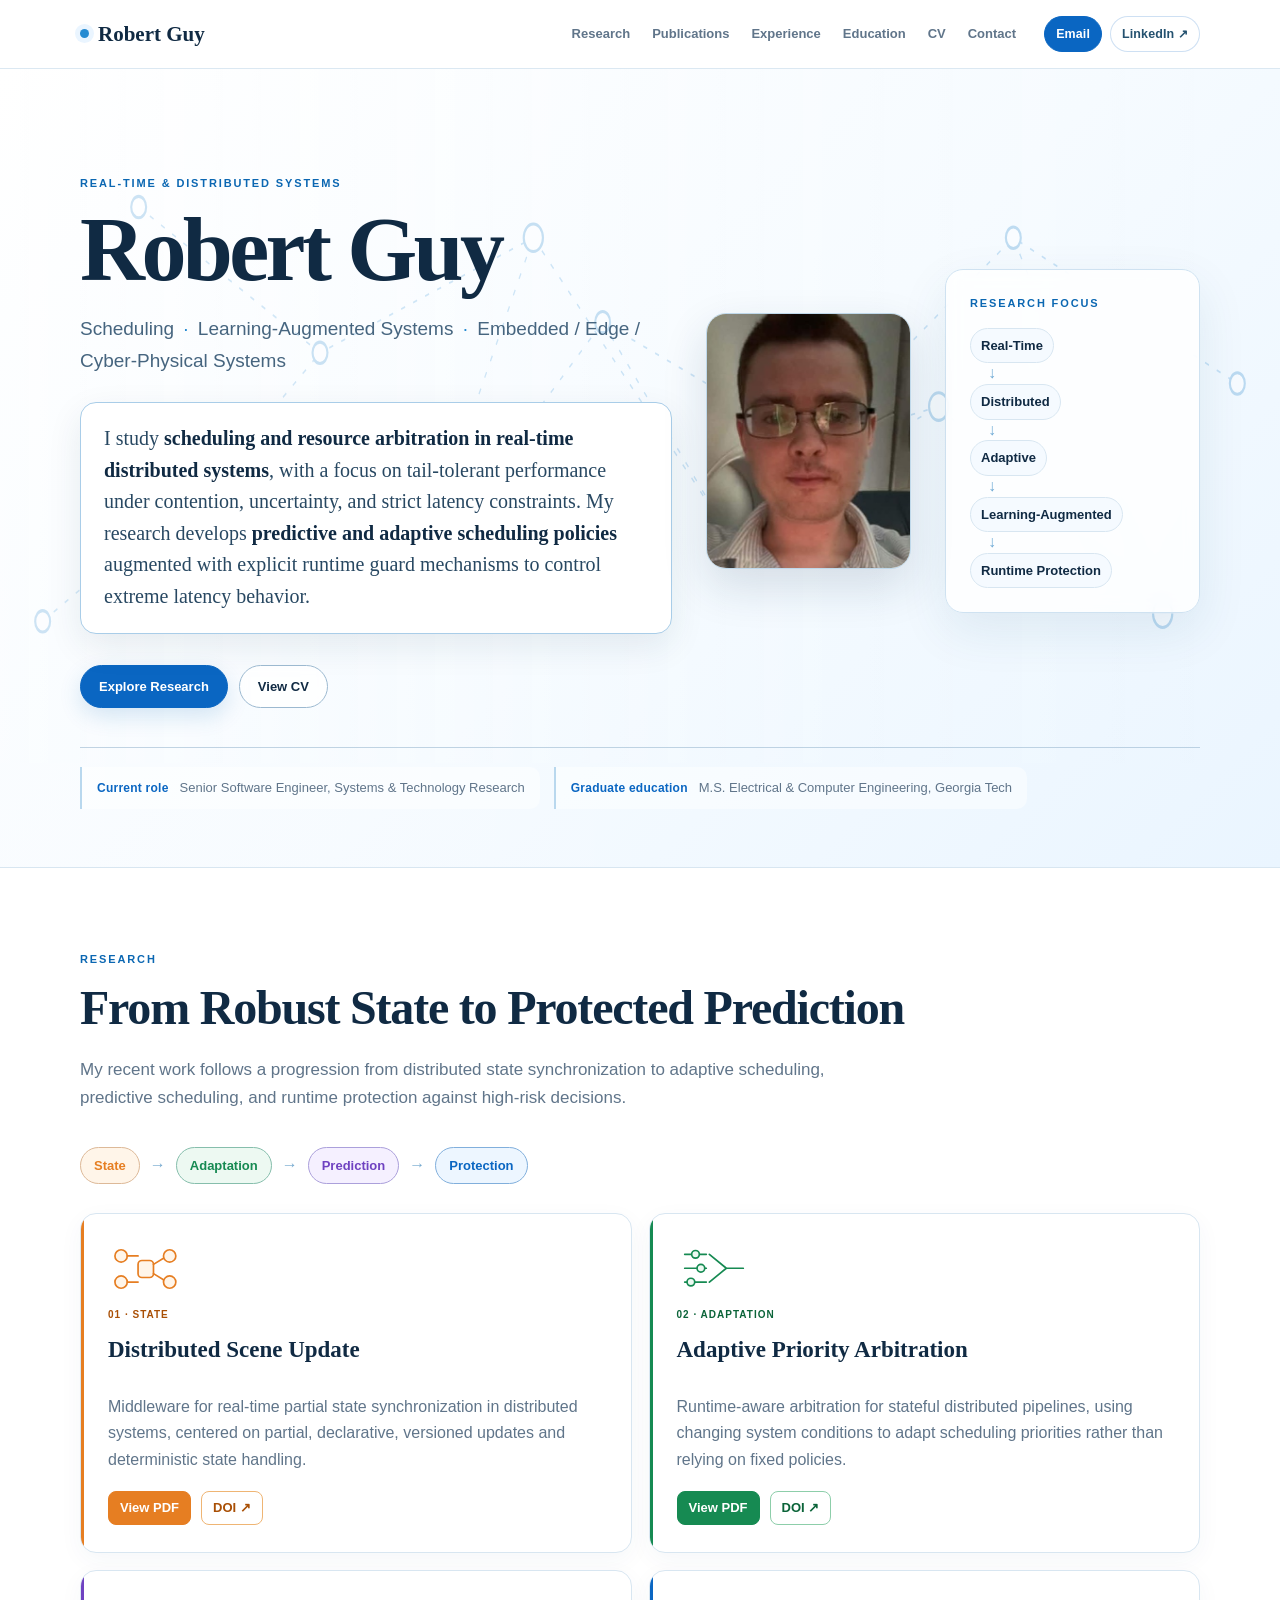
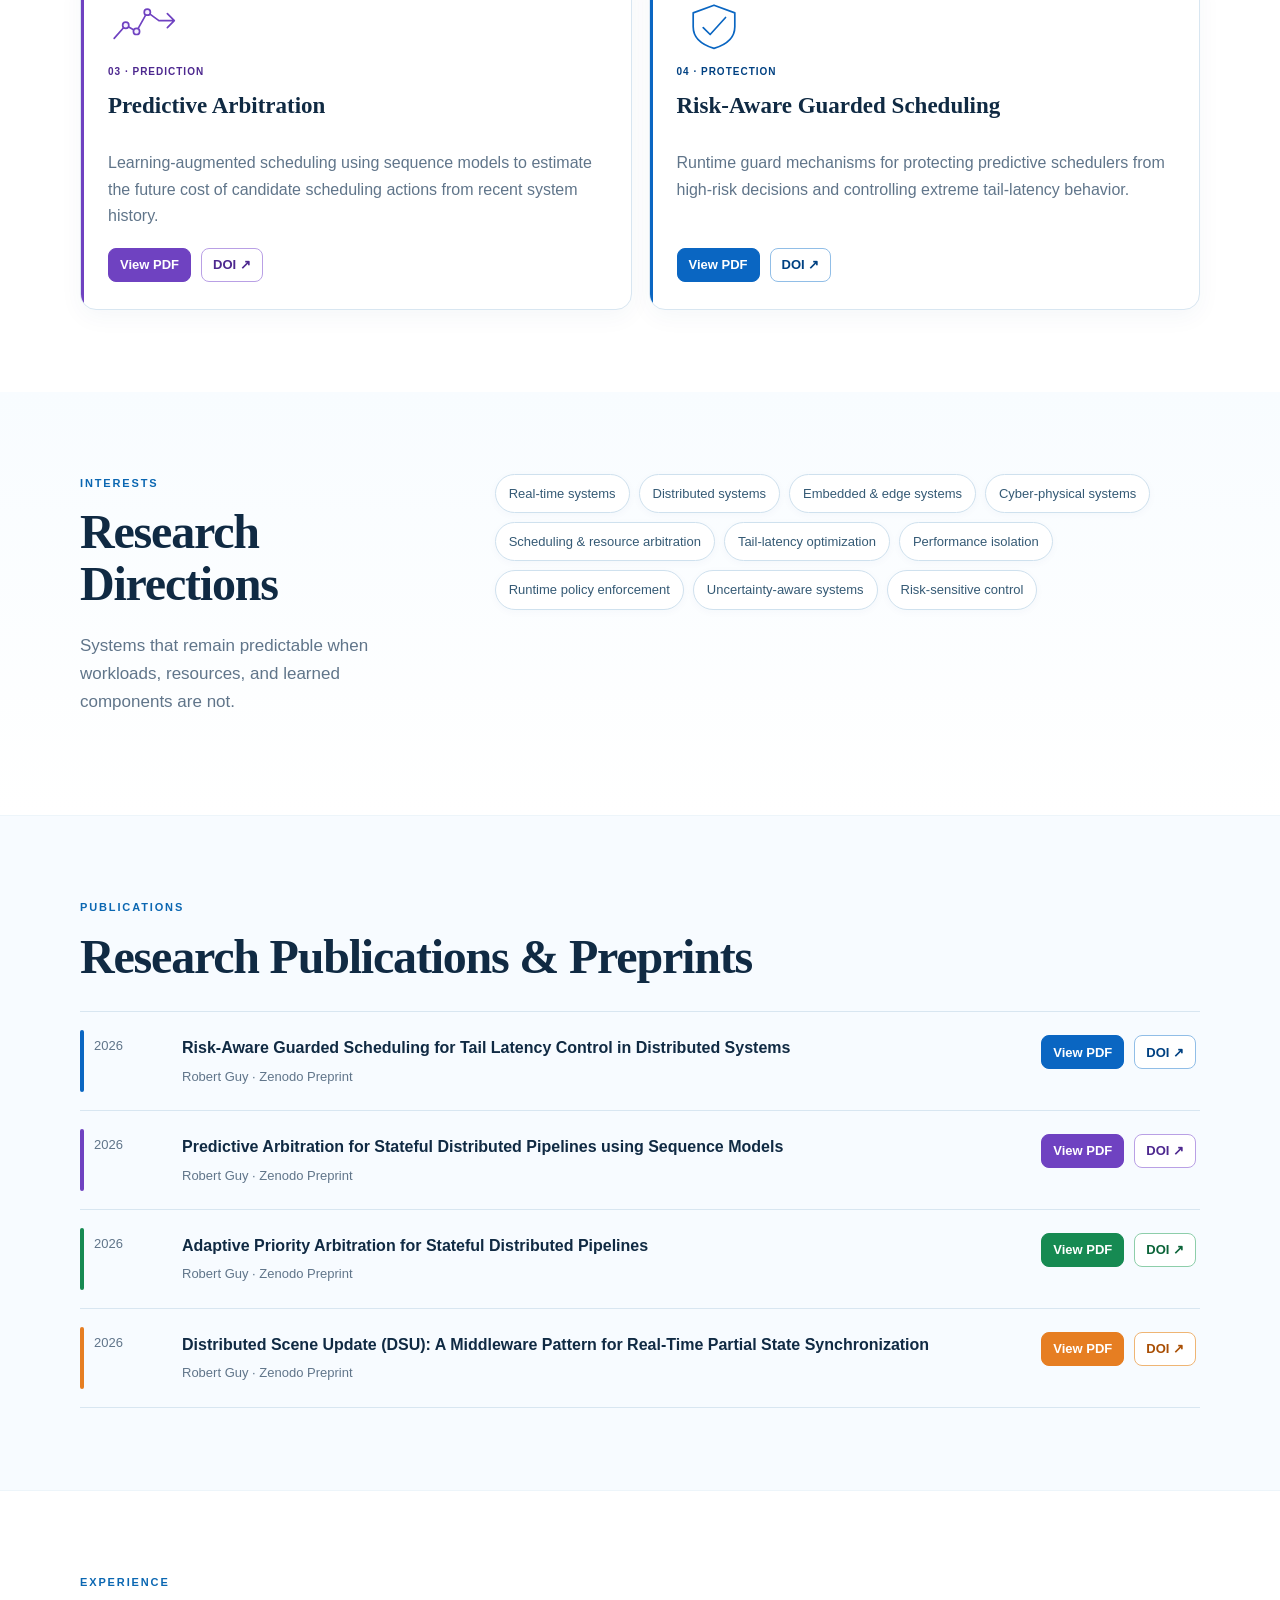
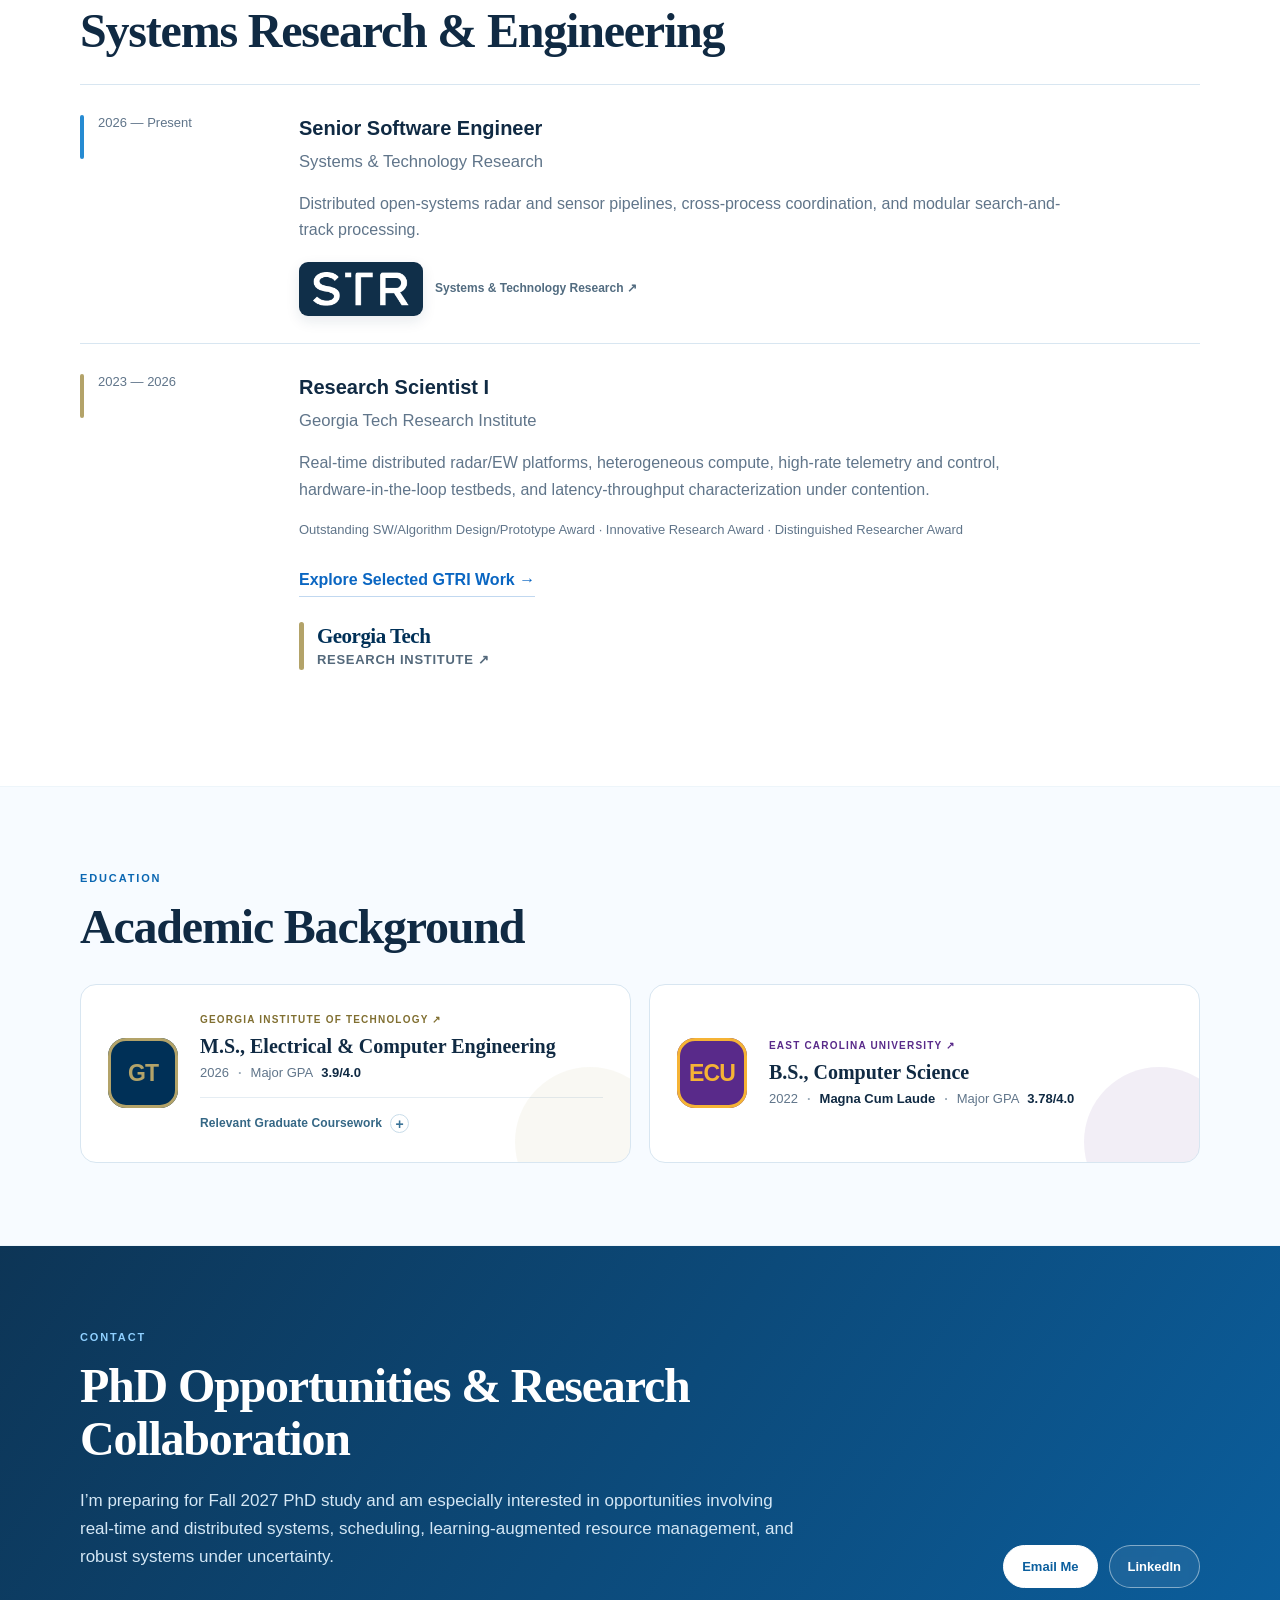
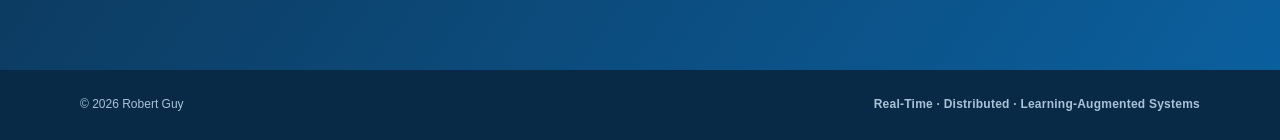
<file: index.html>
<!DOCTYPE html>

<html lang="en">
<head>
<meta charset="utf-8"/>
<meta content="width=device-width, initial-scale=1" name="viewport"/>
<meta content="Robert Guy — research in real-time and distributed systems, scheduling, learning-augmented systems, and tail-latency control." name="description"/>
<meta content="#0b4f8a" name="theme-color"/>
<title>Robert Guy | Real-Time &amp; Distributed Systems</title>
<link href="styles.css?v=12" rel="stylesheet"/>
</head>
<body>
<header class="site-header">
<div class="wrap nav">
<a class="brand" href="#top"><span class="brand-dot"></span>Robert Guy</a>
<nav aria-label="Primary navigation">
<a href="#research">Research</a><a href="#publications">Publications</a><a href="#experience">Experience</a><a href="#education">Education</a><a href="Robert_Guy_CV.pdf">CV</a><a href="#contact">Contact</a>
</nav>
<div class="quick-contact" aria-label="Quick contact"><a class="quick-email" href="mailto:rob.guy96@gmail.com" title="Email Robert">Email</a><a href="https://www.linkedin.com/in/guyr18" target="_blank" rel="noopener noreferrer" title="View Robert Guy on LinkedIn">LinkedIn ↗</a></div>
</div>
</header>
<main id="top">
<section class="hero-shell">
<div aria-hidden="true" class="hero-pattern">
<svg preserveaspectratio="none" viewbox="0 0 1200 520">
<g class="net-lines"><path d="M40 360 L210 260 L390 330 L565 165 L760 245 L950 110 L1160 205"></path><path d="M130 90 L300 185 L500 110 L680 300 L880 220 L1090 355"></path><path d="M210 260 L300 185 M390 330 L500 110 M565 165 L680 300 M760 245 L880 220 M950 110 L1090 355"></path></g>
<g class="net-nodes"><circle cx="40" cy="360" r="7"></circle><circle cx="130" cy="90" r="7"></circle><circle cx="210" cy="260" r="9"></circle><circle cx="300" cy="185" r="7"></circle><circle cx="390" cy="330" r="7"></circle><circle cx="500" cy="110" r="9"></circle><circle cx="565" cy="165" r="7"></circle><circle cx="680" cy="300" r="9"></circle><circle cx="760" cy="245" r="7"></circle><circle cx="880" cy="220" r="9"></circle><circle cx="950" cy="110" r="7"></circle><circle cx="1090" cy="355" r="9"></circle><circle cx="1160" cy="205" r="7"></circle></g>
</svg>
</div>
<section class="hero wrap">
<div class="hero-copy">
<p class="eyebrow">REAL-TIME &amp; DISTRIBUTED SYSTEMS</p>
<h1>Robert Guy</h1>
<p class="subtitle">Scheduling <i>·</i> Learning-Augmented Systems <i>·</i> Embedded / Edge / Cyber-Physical Systems</p>
<div class="hero-text-panel"><p class="lede">I study <strong>scheduling and resource arbitration in real-time distributed systems</strong>, with a focus on tail-tolerant performance under contention, uncertainty, and strict latency constraints. My research develops <strong>predictive and adaptive scheduling policies</strong> augmented with explicit runtime guard mechanisms to control extreme latency behavior.</p></div>
<div class="actions"><a class="button primary" href="#research">Explore Research</a><a class="button ghost" href="Robert_Guy_CV.pdf">View CV</a></div>
</div>
<div class="hero-portrait"><img src="assets/robert-guy-headshot.jpg" alt="Portrait of Robert Guy"/></div>
<aside aria-label="Research focus" class="focus-card">
<p class="mini-label">RESEARCH FOCUS</p>
<div class="focus-flow"><span tabindex="0" title="Systems with explicit timing, latency, or deadline constraints">Real-Time</span><b>↓</b><span tabindex="0" title="Coordinated computation across networked components">Distributed</span><b>↓</b><span tabindex="0" title="Scheduling policies that respond to changing runtime conditions">Adaptive</span><b>↓</b><span tabindex="0" title="Learned models augment scheduling and resource-management decisions">Learning-Augmented</span><b>↓</b><span tabindex="0" title="Explicit runtime guards protect against high-risk decisions and extreme tail latency">Runtime Protection</span></div>
</aside>
<div class="meta"><div class="meta-item"><span><b>Current role</b>Senior Software Engineer, Systems &amp; Technology Research</span></div><div class="meta-item"><span><b>Graduate education</b>M.S. Electrical &amp; Computer Engineering, Georgia Tech</span></div></div>
</section>
</section>
<section class="section research-section" id="research"><div class="wrap">
<p class="eyebrow">RESEARCH</p><h2>From Robust State to Protected Prediction</h2>
<p class="section-intro">My recent work follows a progression from distributed state synchronization to adaptive scheduling, predictive scheduling, and runtime protection against high-risk decisions.</p>
<div aria-label="Research trajectory" class="trajectory"><span class="traj-state" tabindex="0" title="Robust distributed state synchronization">State</span><b>→</b><span class="traj-adaptation" tabindex="0" title="Runtime priorities respond to changing system conditions">Adaptation</span><b>→</b><span class="traj-prediction" tabindex="0" title="Sequence models estimate future scheduling cost">Prediction</span><b>→</b><span class="traj-protection" tabindex="0" title="Runtime guards limit high-risk tail-latency failures">Protection</span></div>
<div class="grid research-grid">
<article class="card project-state">
<div aria-hidden="true" class="research-icon"><svg viewbox="0 0 96 72"><circle cx="17" cy="19" r="8"></circle><circle cx="17" cy="53" r="8"></circle><rect height="22" rx="5" width="20" x="39" y="25"></rect><circle cx="80" cy="19" r="8"></circle><circle cx="80" cy="53" r="8"></circle><path d="M25 19h14M25 53h14M59 30l13-8M59 42l13 8"></path></svg></div>
<div class="num">01 · STATE</div><h3>Distributed Scene Update</h3><p>Middleware for real-time partial state synchronization in distributed systems, centered on partial, declarative, versioned updates and deterministic state handling.</p><div class="paper-links"><a class="paper-local" href="papers/Distributed_Scene_Update.pdf">View PDF</a><a href="https://doi.org/10.5281/zenodo.19010080">DOI ↗</a></div>
</article>
<article class="card project-adaptation">
<div aria-hidden="true" class="research-icon"><svg viewbox="0 0 96 72"><path d="M10 17h28M10 35h28M10 53h28"></path><circle cx="24" cy="17" r="5"></circle><circle cx="31" cy="35" r="5"></circle><circle cx="18" cy="53" r="5"></circle><path d="M42 17l22 18-22 18M64 35h22"></path></svg></div>
<div class="num">02 · ADAPTATION</div><h3>Adaptive Priority Arbitration</h3><p>Runtime-aware arbitration for stateful distributed pipelines, using changing system conditions to adapt scheduling priorities rather than relying on fixed policies.</p><div class="paper-links"><a class="paper-local" href="papers/Adaptive_Priority_Arbitration.pdf">View PDF</a><a href="https://doi.org/10.5281/zenodo.19026183">DOI ↗</a></div>
</article>
<article class="card project-prediction">
<div aria-hidden="true" class="research-icon"><svg viewbox="0 0 96 72"><path d="M8 52l15-17 14 8 14-25 15 11"></path><circle cx="23" cy="35" r="4"></circle><circle cx="37" cy="43" r="4"></circle><circle cx="51" cy="18" r="4"></circle><path d="M67 29h18M77 20l9 9-9 9"></path></svg></div>
<div class="num">03 · PREDICTION</div><h3>Predictive Arbitration</h3><p>Learning-augmented scheduling using sequence models to estimate the future cost of candidate scheduling actions from recent system history.</p><div class="paper-links"><a class="paper-local" href="papers/Predictive_Arbitration.pdf">View PDF</a><a href="https://doi.org/10.5281/zenodo.19229146">DOI ↗</a></div>
</article>
<article class="card project-protection">
<div aria-hidden="true" class="research-icon"><svg viewbox="0 0 96 72"><path d="M48 9l27 10v18c0 15-10 23-27 28-17-5-27-13-27-28V19z"></path><path d="M34 38l9 9 20-22"></path></svg></div>
<div class="num">04 · PROTECTION</div><h3>Risk-Aware Guarded Scheduling</h3><p>Runtime guard mechanisms for protecting predictive schedulers from high-risk decisions and controlling extreme tail-latency behavior.</p><div class="paper-links"><a class="paper-local" href="papers/Risk_Aware_Guarded_Scheduling.pdf">View PDF</a><a href="https://doi.org/10.5281/zenodo.20030902">DOI ↗</a></div>
</article>
</div>
</div></section>
<section class="section interests"><div class="wrap split">
<div><p class="eyebrow">INTERESTS</p><h2>Research Directions</h2><p class="section-note">Systems that remain predictable when workloads, resources, and learned components are not.</p></div>
<div class="chips"><span tabindex="0" title="Timing-aware systems with explicit latency and deadline constraints">Real-time systems</span><span tabindex="0" title="Coordinated computation across networked components">Distributed systems</span><span tabindex="0" title="Computation close to sensors, devices, and constrained platforms">Embedded &amp; edge systems</span><span tabindex="0" title="Software interacting with sensing, control, and physical processes">Cyber-physical systems</span><span tabindex="0" title="Choosing what work runs, when, and with which resources">Scheduling &amp; resource arbitration</span><span tabindex="0" title="Controlling extreme latency, not only average performance">Tail-latency optimization</span><span tabindex="0" title="Protecting critical work when resources are contended">Performance isolation</span><span tabindex="0" title="Explicit runtime mechanisms that constrain policy behavior">Runtime policy enforcement</span><span tabindex="0" title="Scheduling that accounts for imperfect predictions and changing conditions">Uncertainty-aware systems</span><span tabindex="0" title="Decision-making that explicitly accounts for costly failure modes">Risk-sensitive control</span></div>
</div></section>
<section class="section publications-section" id="publications"><div class="wrap">
<p class="eyebrow">PUBLICATIONS</p><h2>Research Publications &amp; Preprints</h2>
<div class="pubs">
<div class="pub pub-protection"><span>2026</span><div><strong>Risk-Aware Guarded Scheduling for Tail Latency Control in Distributed Systems</strong><p>Robert Guy · Zenodo Preprint</p></div><div class="pub-links"><a class="paper-local" href="papers/Risk_Aware_Guarded_Scheduling.pdf">View PDF</a><a href="https://doi.org/10.5281/zenodo.20030902">DOI ↗</a></div></div>
<div class="pub pub-prediction"><span>2026</span><div><strong>Predictive Arbitration for Stateful Distributed Pipelines using Sequence Models</strong><p>Robert Guy · Zenodo Preprint</p></div><div class="pub-links"><a class="paper-local" href="papers/Predictive_Arbitration.pdf">View PDF</a><a href="https://doi.org/10.5281/zenodo.19229146">DOI ↗</a></div></div>
<div class="pub pub-adaptation"><span>2026</span><div><strong>Adaptive Priority Arbitration for Stateful Distributed Pipelines</strong><p>Robert Guy · Zenodo Preprint</p></div><div class="pub-links"><a class="paper-local" href="papers/Adaptive_Priority_Arbitration.pdf">View PDF</a><a href="https://doi.org/10.5281/zenodo.19026183">DOI ↗</a></div></div>
<div class="pub pub-state"><span>2026</span><div><strong>Distributed Scene Update (DSU): A Middleware Pattern for Real-Time Partial State Synchronization</strong><p>Robert Guy · Zenodo Preprint</p></div><div class="pub-links"><a class="paper-local" href="papers/Distributed_Scene_Update.pdf">View PDF</a><a href="https://doi.org/10.5281/zenodo.19010080">DOI ↗</a></div></div>
</div></div></section>
<section class="section experience-section" id="experience"><div class="wrap">
<p class="eyebrow">EXPERIENCE</p><h2>Systems Research &amp; Engineering</h2>
<div class="timeline">
<article><div class="when">2026 — Present</div><div><h3>Senior Software Engineer <small>Systems &amp; Technology Research</small></h3><p>Distributed open-systems radar and sensor pipelines, cross-process coordination, and modular search-and-track processing.</p><a class="company-logo company-link str-official" href="https://str.us/" target="_blank" rel="noopener noreferrer" aria-label="Systems &amp; Technology Research website"><span class="str-logo-plate"><img src="assets/str-logo.png" alt="STR"/></span><span class="company-link-label">Systems &amp; Technology Research ↗</span></a></div></article>
<article class="gt-line"><div class="when">2023 — 2026</div><div><h3>Research Scientist I <small>Georgia Tech Research Institute</small></h3><p>Real-time distributed radar/EW platforms, heterogeneous compute, high-rate telemetry and control, hardware-in-the-loop testbeds, and latency-throughput characterization under contention.</p><p class="awards">Outstanding SW/Algorithm Design/Prototype Award · Innovative Research Award · Distinguished Researcher Award</p><a class="gtri-more" href="gtri.html">Explore Selected GTRI Work →</a><a class="gtri-lockup company-link" href="https://gtri.gatech.edu/" target="_blank" rel="noopener noreferrer" aria-label="Georgia Tech Research Institute website"><span class="gtri-rule"></span><div><strong>Georgia Tech</strong><span>Research Institute ↗</span></div></a></div></article>
</div></div></section>
<section class="section education-section" id="education"><div class="wrap">
<p class="eyebrow">EDUCATION</p><h2>Academic Background</h2>
<div class="education-cards">
<article class="school-card gt"><a class="school-mark school-link" href="https://www.gatech.edu/" target="_blank" rel="noopener noreferrer" aria-label="Georgia Institute of Technology website">GT</a><div class="school-content"><p class="school-kicker"><a href="https://www.gatech.edu/" target="_blank" rel="noopener noreferrer">GEORGIA INSTITUTE OF TECHNOLOGY ↗</a></p><h3>M.S., Electrical &amp; Computer Engineering</h3><div class="school-meta"><span>2026</span><span class="meta-sep" aria-hidden="true">·</span><span>Major GPA</span><strong>3.9/4.0</strong></div><details class="coursework"><summary>Relevant Graduate Coursework <span aria-hidden="true">+</span></summary><div class="course-list"><span>Fundamentals of Radar Signal Processing</span><span>Fourier Analysis</span><span>Probabilistic Graphical Models in Machine Learning</span><span>Advanced Programming Techniques</span><span>Computer Network Security</span><span>Statistical Methods</span></div></details></div></article>
<article class="school-card ecu"><a class="school-mark school-link" href="https://www.ecu.edu/" target="_blank" rel="noopener noreferrer" aria-label="East Carolina University website">ECU</a><div><p class="school-kicker"><a href="https://www.ecu.edu/" target="_blank" rel="noopener noreferrer">EAST CAROLINA UNIVERSITY ↗</a></p><h3>B.S., Computer Science</h3><div class="school-meta"><span>2022</span><span class="meta-sep" aria-hidden="true">·</span><strong>Magna Cum Laude</strong><span class="meta-sep" aria-hidden="true">·</span><span>Major GPA</span><strong>3.78/4.0</strong></div></div></article>
</div>
</div></section>
<section class="section contact" id="contact"><div class="wrap contact-inner"><div><p class="eyebrow">CONTACT</p><h2>PhD Opportunities &amp; Research Collaboration</h2><p>I’m preparing for Fall 2027 PhD study and am especially interested in opportunities involving real-time and distributed systems, scheduling, learning-augmented resource management, and robust systems under uncertainty.</p></div><div class="actions"><a class="button primary" href="mailto:rob.guy96@gmail.com">Email Me</a><a class="button ghost" href="https://www.linkedin.com/in/guyr18">LinkedIn</a></div></div></section>
</main>
<footer><div class="wrap footer-inner"><span>© 2026 Robert Guy</span><span>Real-Time · Distributed · Learning-Augmented Systems</span></div></footer>
</body></html>
</file>
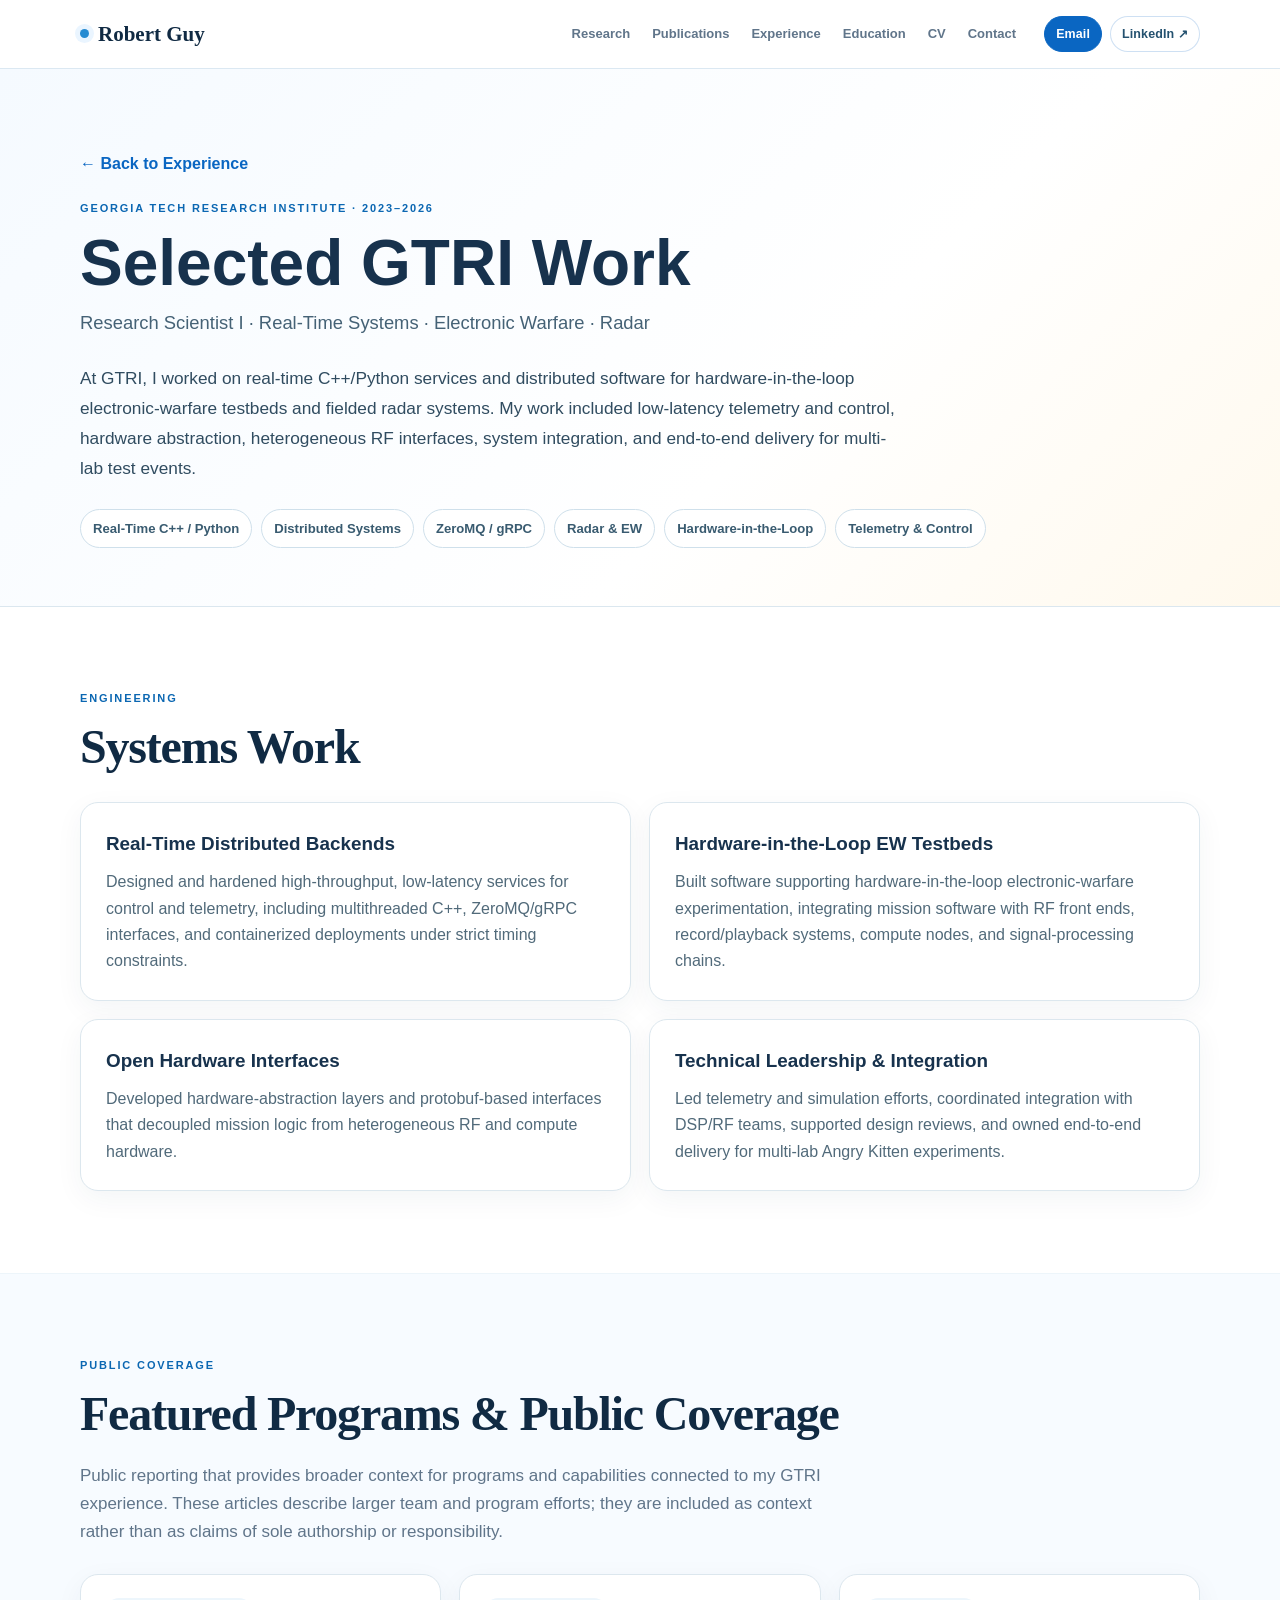
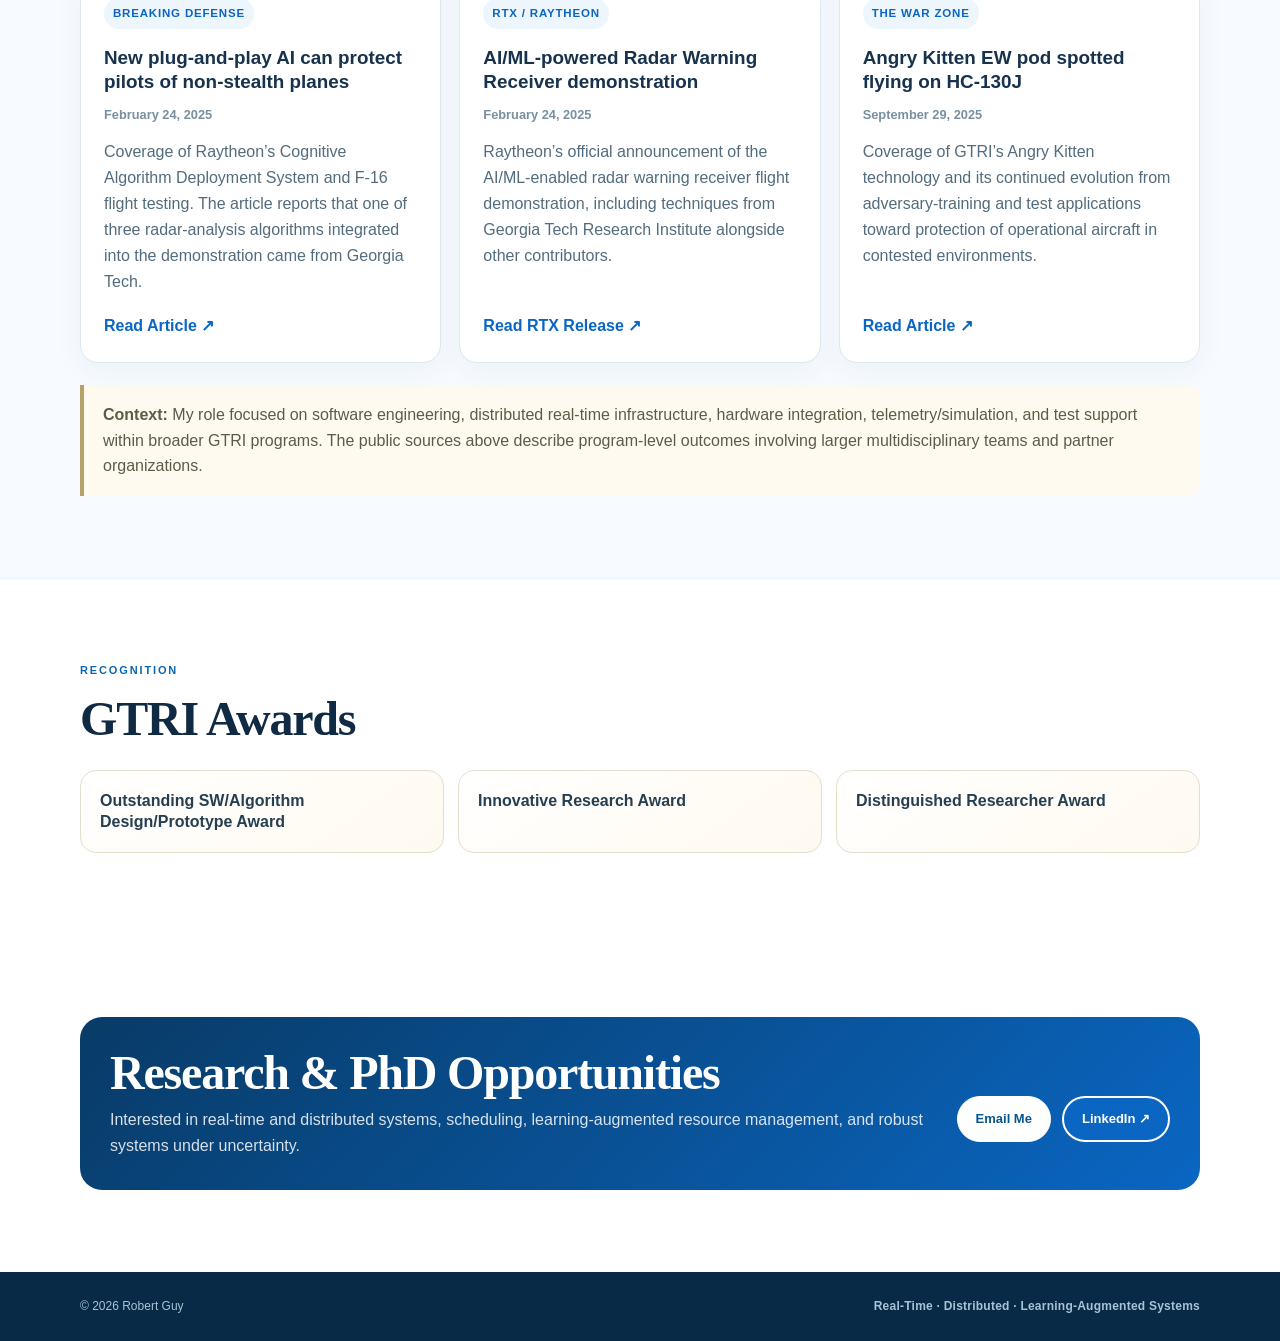
<file: gtri.html>
<!DOCTYPE html>
<html lang="en">
<head>
<meta charset="utf-8"/>
<meta name="viewport" content="width=device-width, initial-scale=1"/>
<meta name="description" content="Selected systems and electronic-warfare work from Robert Guy's time at Georgia Tech Research Institute."/>
<meta name="theme-color" content="#0b4f8a"/>
<title>Selected GTRI Work | Robert Guy</title>
<link href="styles.css?v=11" rel="stylesheet"/>
</head>
<body>
<header class="site-header">
<div class="wrap nav">
<a class="brand" href="index.html#top"><span class="brand-dot"></span>Robert Guy</a>
<nav aria-label="Primary navigation"><a href="index.html#research">Research</a><a href="index.html#publications">Publications</a><a href="index.html#experience">Experience</a><a href="index.html#education">Education</a><a href="Robert_Guy_CV.pdf">CV</a><a href="index.html#contact">Contact</a></nav>
<div class="quick-contact" aria-label="Quick contact"><a class="quick-email" href="mailto:rob.guy96@gmail.com" title="Email Robert">Email</a><a href="https://www.linkedin.com/in/guyr18" target="_blank" rel="noopener noreferrer" title="View Robert Guy on LinkedIn">LinkedIn ↗</a></div>
</div>
</header>
<main>
<section class="detail-hero"><div class="wrap">
<a class="back-link" href="index.html#experience">← Back to Experience</a>
<p class="eyebrow">GEORGIA TECH RESEARCH INSTITUTE · 2023–2026</p>
<h1>Selected GTRI Work</h1>
<p class="detail-subtitle">Research Scientist I · Real-Time Systems · Electronic Warfare · Radar</p>
<p class="detail-lede">At GTRI, I worked on real-time C++/Python services and distributed software for hardware-in-the-loop electronic-warfare testbeds and fielded radar systems. My work included low-latency telemetry and control, hardware abstraction, heterogeneous RF interfaces, system integration, and end-to-end delivery for multi-lab test events.</p>
<div class="detail-tags"><span>Real-Time C++ / Python</span><span>Distributed Systems</span><span>ZeroMQ / gRPC</span><span>Radar &amp; EW</span><span>Hardware-in-the-Loop</span><span>Telemetry &amp; Control</span></div>
</div></section>

<section class="section"><div class="wrap">
<p class="eyebrow">ENGINEERING</p><h2>Systems Work</h2>
<div class="detail-grid">
<article class="detail-card"><h3>Real-Time Distributed Backends</h3><p>Designed and hardened high-throughput, low-latency services for control and telemetry, including multithreaded C++, ZeroMQ/gRPC interfaces, and containerized deployments under strict timing constraints.</p></article>
<article class="detail-card"><h3>Hardware-in-the-Loop EW Testbeds</h3><p>Built software supporting hardware-in-the-loop electronic-warfare experimentation, integrating mission software with RF front ends, record/playback systems, compute nodes, and signal-processing chains.</p></article>
<article class="detail-card"><h3>Open Hardware Interfaces</h3><p>Developed hardware-abstraction layers and protobuf-based interfaces that decoupled mission logic from heterogeneous RF and compute hardware.</p></article>
<article class="detail-card"><h3>Technical Leadership &amp; Integration</h3><p>Led telemetry and simulation efforts, coordinated integration with DSP/RF teams, supported design reviews, and owned end-to-end delivery for multi-lab Angry Kitten experiments.</p></article>
</div>
</div></section>

<section class="section publications-section"><div class="wrap">
<p class="eyebrow">PUBLIC COVERAGE</p><h2>Featured Programs &amp; Public Coverage</h2>
<p class="section-intro">Public reporting that provides broader context for programs and capabilities connected to my GTRI experience. These articles describe larger team and program efforts; they are included as context rather than as claims of sole authorship or responsibility.</p>
<div class="coverage-grid">
<article class="coverage-card"><span class="source">Breaking Defense</span><h3>New plug-and-play AI can protect pilots of non-stealth planes</h3><p class="date">February 24, 2025</p><p>Coverage of Raytheon’s Cognitive Algorithm Deployment System and F-16 flight testing. The article reports that one of three radar-analysis algorithms integrated into the demonstration came from Georgia Tech.</p><a href="https://breakingdefense.com/2025/02/new-plug-and-play-ai-can-protect-pilots-of-non-stealth-planes-raytheon/" target="_blank" rel="noopener noreferrer">Read Article ↗</a></article>
<article class="coverage-card"><span class="source">RTX / Raytheon</span><h3>AI/ML-powered Radar Warning Receiver demonstration</h3><p class="date">February 24, 2025</p><p>Raytheon’s official announcement of the AI/ML-enabled radar warning receiver flight demonstration, including techniques from Georgia Tech Research Institute alongside other contributors.</p><a href="https://www.rtx.com/news/news-center/2025/02/24/rtxs-raytheon-demonstrates-first-ever-ai-ml-powered-radar-warning-receiver-for-4" target="_blank" rel="noopener noreferrer">Read RTX Release ↗</a></article>
<article class="coverage-card"><span class="source">The War Zone</span><h3>Angry Kitten EW pod spotted flying on HC-130J</h3><p class="date">September 29, 2025</p><p>Coverage of GTRI’s Angry Kitten technology and its continued evolution from adversary-training and test applications toward protection of operational aircraft in contested environments.</p><a href="https://www.twz.com/air/angry-kitten-electronic-warfere-pod-spotted-flying-on-hc-130j-combat-rescue-plane" target="_blank" rel="noopener noreferrer">Read Article ↗</a></article>
</div>
<div class="context-note"><strong>Context:</strong> My role focused on software engineering, distributed real-time infrastructure, hardware integration, telemetry/simulation, and test support within broader GTRI programs. The public sources above describe program-level outcomes involving larger multidisciplinary teams and partner organizations.</div>
</div></section>

<section class="section"><div class="wrap">
<p class="eyebrow">RECOGNITION</p><h2>GTRI Awards</h2>
<div class="award-grid"><div class="award-card"><strong>Outstanding SW/Algorithm Design/Prototype Award</strong></div><div class="award-card"><strong>Innovative Research Award</strong></div><div class="award-card"><strong>Distinguished Researcher Award</strong></div></div>
</div></section>

<section class="section"><div class="wrap"><div class="gtri-cta"><div><h2>Research &amp; PhD Opportunities</h2><p>Interested in real-time and distributed systems, scheduling, learning-augmented resource management, and robust systems under uncertainty.</p></div><div class="actions"><a class="button primary" href="mailto:rob.guy96@gmail.com" title="Email Robert about research or PhD opportunities">Email Me</a><a class="button ghost gtri-linkedin" href="https://www.linkedin.com/in/guyr18" target="_blank" rel="noopener noreferrer" title="View Robert Guy on LinkedIn">LinkedIn ↗</a></div></div></div></section>
</main>
<footer><div class="wrap footer-inner"><span>© 2026 Robert Guy</span><span>Real-Time · Distributed · Learning-Augmented Systems</span></div></footer>
</body></html>
</file>
<file: styles.css>
:root{
  --navy:#102a43;--blue:#0b67b2;--blue2:#268bd2;--sky:#eaf5ff;--sky2:#f5faff;--ink:#17324d;--muted:#60758a;--line:#d8e6f1;--paper:#fff;--wash:#f7fbff;--gt:#b3a369;--gt-navy:#003057;--ecu:#592a8a;--ecu-gold:#f5b335;--max:1120px;
}
*{box-sizing:border-box}html{scroll-behavior:smooth}body{margin:0;font-family:Inter,ui-sans-serif,-apple-system,BlinkMacSystemFont,"Segoe UI",sans-serif;color:var(--ink);background:var(--paper);line-height:1.65}.wrap{width:min(calc(100% - 42px),var(--max));margin:auto}a{transition:.18s ease}.site-header{position:sticky;top:0;z-index:20;background:rgba(255,255,255,.9);border-bottom:1px solid rgba(216,230,241,.9);backdrop-filter:blur(14px)}.nav{min-height:68px;display:flex;align-items:center;justify-content:space-between;gap:24px}.brand{display:flex;align-items:center;gap:9px;font-family:Georgia,serif;font-size:21px;font-weight:700;color:var(--navy);text-decoration:none}.brand-dot{width:9px;height:9px;border-radius:50%;background:var(--blue2);box-shadow:0 0 0 5px var(--sky)}.nav nav{display:flex;gap:22px;align-items:center}.nav nav a{font-size:13px;font-weight:650;color:var(--muted);text-decoration:none}.nav nav a:hover{color:var(--blue)}
.hero-shell{position:relative;overflow:hidden;background:linear-gradient(135deg,#fff 0%,#f6fbff 54%,#eaf5ff 100%);border-bottom:1px solid var(--line)}.hero-pattern{position:absolute;inset:0;pointer-events:none;opacity:.62}.hero-pattern svg{width:100%;height:100%}.net-lines path{fill:none;stroke:#86bee8;stroke-width:1.2;stroke-dasharray:4 8}.net-nodes circle{fill:#fff;stroke:#70b0df;stroke-width:2}.hero{position:relative;display:grid;grid-template-columns:minmax(0,1fr) 285px;gap:62px;padding:105px 0 58px}.hero-copy{position:relative;z-index:2}.eyebrow,.mini-label{font-size:11px;letter-spacing:.17em;font-weight:850;color:var(--blue);margin:0 0 14px}.hero h1{font-family:Georgia,serif;font-size:clamp(58px,8vw,90px);line-height:.98;margin:0 0 19px;letter-spacing:-.04em;color:var(--navy)}.subtitle{font-size:19px;color:#46657f;margin:0 0 26px;font-weight:520}.subtitle i{font-style:normal;color:var(--blue2);padding:0 4px}.lede{font-family:Georgia,serif;font-size:21px;line-height:1.58;max-width:790px;margin:0;color:#284862}.actions{display:flex;gap:11px;flex-wrap:wrap;margin-top:31px}.button{display:inline-flex;align-items:center;justify-content:center;border:1px solid #9cb9d0;padding:10px 18px;border-radius:999px;text-decoration:none;color:var(--navy);font-weight:750;font-size:13px;background:rgba(255,255,255,.78)}.button:hover{transform:translateY(-1px);border-color:var(--blue);color:var(--blue)}.button.primary{background:var(--blue);border-color:var(--blue);color:#fff;box-shadow:0 8px 22px rgba(11,103,178,.16)}.button.primary:hover{background:#095a9b;color:#fff}.button.ghost{backdrop-filter:blur(5px)}.focus-card{align-self:center;background:rgba(255,255,255,.82);border:1px solid #cfe2f1;border-radius:18px;padding:24px;box-shadow:0 18px 50px rgba(25,76,112,.09);backdrop-filter:blur(8px)}.focus-card .mini-label{margin-bottom:16px}.focus-flow{display:flex;flex-direction:column;align-items:flex-start}.focus-flow span{font-size:13px;font-weight:760;color:var(--navy);background:var(--sky2);border:1px solid var(--line);border-radius:999px;padding:6px 10px}.focus-flow b{font-weight:400;color:#6da8d4;margin:0 0 0 18px;line-height:1.3}.meta{grid-column:1/-1;border-top:1px solid rgba(156,185,208,.6);margin-top:5px;padding-top:19px;display:flex;gap:32px;flex-wrap:wrap;color:var(--muted);font-size:13px}.meta b{color:var(--blue);margin-right:5px}
.section{padding:82px 0}.research-section{background:#fff}.publications-section,.education-section{background:var(--wash);border-top:1px solid #edf5fa;border-bottom:1px solid #edf5fa}.interests{background:linear-gradient(180deg,#f8fcff,#fff)}h2{font-family:Georgia,serif;font-size:clamp(34px,5vw,48px);line-height:1.1;margin:0 0 21px;letter-spacing:-.025em;color:var(--navy)}.section-intro,.section-note{max-width:770px;color:var(--muted);font-size:17px}.trajectory{margin:35px 0 29px;display:flex;align-items:center;gap:10px;flex-wrap:wrap;font-weight:800}.trajectory span{padding:7px 13px;background:var(--sky2);border:1px solid #cfe4f3;border-radius:999px;color:#315b7a;font-size:13px}.trajectory b{color:#77abd0}.grid{display:grid;grid-template-columns:repeat(2,1fr);gap:17px}.card{position:relative;overflow:hidden;background:#fff;border:1px solid var(--line);padding:27px;border-radius:16px;box-shadow:0 7px 25px rgba(25,76,112,.045)}.card:before{content:"";position:absolute;left:0;top:0;bottom:0;width:3px;background:linear-gradient(var(--blue2),#89c5ef)}.card:hover{border-color:#b7d5ea;box-shadow:0 12px 30px rgba(25,76,112,.08);transform:translateY(-2px)}.research-icon{width:74px;height:56px;margin-bottom:10px}.research-icon svg{width:100%;height:100%;fill:none;stroke:#4e9bd2;stroke-width:2.2;stroke-linecap:round;stroke-linejoin:round}.research-icon svg circle,.research-icon svg rect{fill:#f4faff}.num{font-size:10px;letter-spacing:.1em;font-weight:850;color:var(--blue)}.card h3{font-family:Georgia,serif;font-size:23px;color:var(--navy);margin:7px 0 9px}.card p{color:var(--muted);margin-bottom:18px}.card a,.pub a{color:var(--blue);font-weight:800;text-decoration:none;font-size:13px}.card a:hover,.pub a:hover{text-decoration:underline}.split{display:grid;grid-template-columns:1fr 2fr;gap:62px}.chips{display:flex;flex-wrap:wrap;gap:9px;align-content:start}.chips span{background:#fff;border:1px solid #cfe1ee;border-radius:999px;padding:8px 13px;font-size:13px;color:#355a75;box-shadow:0 2px 8px rgba(25,76,112,.03)}
.pubs{border-top:1px solid var(--line);margin-top:28px}.pub{display:grid;grid-template-columns:65px 1fr auto;gap:23px;padding:23px 4px;border-bottom:1px solid var(--line);align-items:start}.pub:hover{background:rgba(234,245,255,.55)}.pub>span,.pub p{color:var(--muted);font-size:13px}.pub strong{color:var(--navy)}.pub p{margin:4px 0 0}.timeline{margin-top:26px}.timeline article{position:relative;display:grid;grid-template-columns:170px 1fr;gap:31px;padding:27px 0 27px 18px;border-top:1px solid var(--line)}.timeline article:before{content:"";position:absolute;left:0;top:30px;width:4px;height:44px;border-radius:4px;background:var(--blue2)}.timeline article.gt-line:before{background:var(--gt)}.when{color:var(--muted);font-size:13px}.timeline h3{margin:0;color:var(--navy);font-size:20px}.timeline small{display:block;color:var(--muted);font-weight:500;margin-top:3px}.timeline p{color:var(--muted);max-width:770px}.awards{font-size:13px}
.education-cards{display:grid;grid-template-columns:1fr 1fr;gap:18px;margin-top:30px}.school-card{position:relative;display:flex;align-items:center;gap:22px;padding:27px;background:#fff;border:1px solid var(--line);border-radius:16px;overflow:hidden}.school-card:after{content:"";position:absolute;right:-35px;bottom:-55px;width:150px;height:150px;border-radius:50%;opacity:.08}.school-card.gt:after{background:var(--gt)}.school-card.ecu:after{background:var(--ecu)}.school-mark{position:relative;z-index:1;display:grid;place-items:center;flex:0 0 70px;height:70px;border-radius:18px;font-weight:900;letter-spacing:-.04em;font-size:23px}.gt .school-mark{background:var(--gt-navy);color:var(--gt);box-shadow:inset 0 0 0 3px var(--gt)}.ecu .school-mark{background:var(--ecu);color:var(--ecu-gold);box-shadow:inset 0 0 0 3px var(--ecu-gold)}.school-kicker{font-size:10px;letter-spacing:.12em;font-weight:850;margin:0 0 6px}.gt .school-kicker{color:#806f31}.ecu .school-kicker{color:var(--ecu)}.school-card h3{font-family:Georgia,serif;color:var(--navy);font-size:20px;line-height:1.25;margin:0 0 4px}.school-card span{color:var(--muted);font-size:13px}.school-note{color:#8293a2;font-size:12px;margin:15px 0 0}.contact{background:linear-gradient(125deg,#0d3556,#0b5f9e);color:#fff}.contact-inner{display:grid;grid-template-columns:1fr auto;align-items:end;gap:50px}.contact .eyebrow{color:#8fd0ff}.contact h2{color:#fff}.contact p:not(.eyebrow){font-size:17px;color:#d4e7f5;max-width:720px}.contact .actions{margin:0}.contact .button.ghost{color:#fff;border-color:rgba(255,255,255,.45);background:rgba(255,255,255,.07)}.contact .button.primary{background:#fff;color:#0b5f9e;border-color:#fff;box-shadow:none}.contact .button:hover{transform:translateY(-1px)}footer{background:#082a46;color:#a9c3d6;padding:25px 0;font-size:12px}.footer-inner{display:flex;justify-content:space-between;gap:20px;flex-wrap:wrap}
@media(max-width:900px){.hero{grid-template-columns:1fr}.focus-card{display:none}.education-cards{grid-template-columns:1fr}.contact-inner{grid-template-columns:1fr}.contact .actions{margin-top:4px}}
@media(max-width:760px){.wrap{width:min(calc(100% - 30px),var(--max))}.nav nav a:nth-child(2),.nav nav a:nth-child(3),.nav nav a:nth-child(4){display:none}.nav nav{gap:13px}.hero{padding:76px 0 42px;gap:30px}.hero h1{font-size:55px}.subtitle{font-size:16px}.lede{font-size:18px}.section{padding:62px 0}.grid,.split{grid-template-columns:1fr}.split{gap:24px}.pub{grid-template-columns:1fr;gap:7px}.pub>span{margin-bottom:0}.timeline article{grid-template-columns:1fr;gap:7px;padding-left:15px}.school-card{padding:21px;gap:16px}.school-mark{flex-basis:58px;height:58px;border-radius:14px;font-size:18px}.school-card h3{font-size:18px}.footer-inner{display:block}.footer-inner span{display:block;margin:3px 0}}
@media(prefers-reduced-motion:reduce){html{scroll-behavior:auto}*{transition:none!important}}

/* v3 interaction + readability refinements */
:root{--linkedin:#0a66c2;--linkedin-dark:#004182}
.hero-copy{max-width:820px}.hero-text-panel{position:relative;max-width:820px;padding:20px 23px;border:1px solid rgba(160,199,227,.7);border-radius:16px;background:rgba(255,255,255,.82);box-shadow:0 12px 35px rgba(23,50,77,.07);backdrop-filter:blur(8px)}.hero-text-panel .lede{font-size:20px}.hero-text-panel strong{color:var(--navy);font-weight:800}.hero-pattern{opacity:.42}.hero-pattern:after{content:"";position:absolute;inset:0;background:linear-gradient(90deg,rgba(255,255,255,.22),rgba(255,255,255,.05) 65%,transparent)}
.meta{gap:14px}.meta-item{display:flex;align-items:center;gap:10px;padding:9px 13px;border-left:2px solid #b9d8ee;background:rgba(255,255,255,.42);border-radius:0 10px 10px 0}.meta-item b{display:block;font-size:10px;letter-spacing:.1em;text-transform:uppercase}.meta-icon{display:grid;place-items:center;width:28px;height:28px;border-radius:50%;background:#e7f3fc;color:var(--linkedin);font-size:10px;font-weight:900}.meta-item:hover{background:rgba(255,255,255,.68)}
.trajectory span,.chips span{position:relative;cursor:help;transition:transform .18s ease,background .18s ease,color .18s ease,border-color .18s ease,box-shadow .18s ease}.trajectory span:hover,.trajectory span:focus-visible{background:var(--linkedin);color:#fff;border-color:var(--linkedin);transform:translateY(-2px);box-shadow:0 7px 18px rgba(10,102,194,.2);outline:none}.chips span:hover,.chips span:focus-visible{background:#e9f4ff;border-color:#8ec0e9;color:var(--linkedin-dark);transform:translateY(-2px);box-shadow:0 7px 18px rgba(10,102,194,.09);outline:none}.trajectory span:after,.chips span:after{content:attr(data-tip);position:absolute;left:50%;bottom:calc(100% + 10px);z-index:30;width:max-content;max-width:280px;transform:translate(-50%,6px);padding:8px 10px;border-radius:8px;background:#0d3556;color:#fff;font-size:11px;font-weight:600;line-height:1.35;letter-spacing:0;opacity:0;pointer-events:none;box-shadow:0 8px 24px rgba(8,42,70,.2);transition:.16s ease}.trajectory span:hover:after,.trajectory span:focus-visible:after,.chips span:hover:after,.chips span:focus-visible:after{opacity:1;transform:translate(-50%,0)}
.card,.school-card,.pub,.org-mark,.button{transition:transform .18s ease,box-shadow .18s ease,border-color .18s ease,background .18s ease,color .18s ease}.card:hover{border-color:#8fc2e8;box-shadow:0 15px 34px rgba(10,102,194,.11);transform:translateY(-4px)}.card:hover .research-icon svg{stroke:var(--linkedin)}.card a:hover,.pub a:hover{color:var(--linkedin-dark);text-decoration:none}.card a:hover span{display:inline-block;transform:translateX(3px)}
.org-mark{width:max-content;display:flex;align-items:center;gap:10px;margin-top:15px;padding:9px 12px;border:1px solid var(--line);border-radius:10px;text-decoration:none;background:#fff}.org-mark strong{font-size:18px;letter-spacing:-.04em}.org-mark span{font-size:10px;line-height:1.15;font-weight:700;color:var(--muted)}.org-mark:hover{transform:translateY(-2px);box-shadow:0 8px 20px rgba(23,50,77,.08)}.str-mark strong{color:#1c78b5}.str-mark:hover{border-color:#8ec0e9}.gtri-mark strong{display:grid;place-items:center;width:34px;height:34px;background:#003057;color:#b3a369;border-radius:6px}.gtri-mark span b{color:#003057}.gtri-mark:hover{border-color:#b3a369}
.school-card:hover{transform:translateY(-3px);box-shadow:0 12px 28px rgba(23,50,77,.08)}.school-card.gt:hover{border-color:#c8b86e}.school-card.ecu:hover{border-color:#a987c8}.school-card span strong{color:var(--navy)}
.contact .button{position:relative;overflow:hidden}.contact .button:hover{transform:translateY(-3px);box-shadow:0 9px 22px rgba(0,0,0,.18)}.contact .button.primary:hover{background:#e9f4ff;color:var(--linkedin-dark);border-color:#e9f4ff}.contact .button.ghost:hover{background:#fff;color:var(--linkedin-dark);border-color:#fff}.nav nav a:hover{color:var(--linkedin)}
.button.primary{background:var(--linkedin);border-color:var(--linkedin)}.button.primary:hover{background:var(--linkedin-dark);border-color:var(--linkedin-dark)}
@media(max-width:760px){.hero-text-panel{padding:17px}.hero-text-panel .lede{font-size:17px}.trajectory span:after,.chips span:after{display:none}.meta-item{width:100%}.org-mark{max-width:100%}}

/* v4 polish: title case, clearer affordances, local paper PDFs, static organization marks */
.meta-item{padding:10px 15px}.meta-icon{display:none}.meta-item b{text-transform:none;font-size:12px;letter-spacing:.02em;color:var(--linkedin);margin-right:7px}.meta-item span{display:flex;align-items:baseline;gap:4px;flex-wrap:wrap}
.trajectory span,.chips span{cursor:default}.trajectory span:hover,.trajectory span:focus-visible{cursor:help}.chips span:hover,.chips span:focus-visible{cursor:help}
/* Native browser title tooltips are used in v4 for consistent Chrome/Firefox behavior. */
.trajectory span:after,.chips span:after{display:none!important}
.company-logo{display:flex;align-items:center;gap:12px;width:max-content;max-width:100%;margin-top:18px;padding:2px 0;user-select:none}.logo-caption{font-size:11px;font-weight:750;letter-spacing:.02em;color:#566d81}.str-symbol{font-size:28px;font-weight:950;letter-spacing:-.08em;color:#1177bb;line-height:1}.str-logo .logo-caption{padding-left:11px;border-left:1px solid #cbd9e4}.gt-symbol{display:grid;place-items:center;width:45px;height:45px;border-radius:7px;background:#003057;color:#b3a369;font-family:Georgia,serif;font-weight:900;font-size:20px;box-shadow:inset 0 0 0 2px #b3a369}.gtri-words{display:flex;flex-direction:column;line-height:1.05;color:#003057}.gtri-words b{font-family:Georgia,serif;font-size:15px}.gtri-words span{font-size:12px;font-weight:700;margin-top:4px}.paper-links,.pub-links{display:flex;gap:10px;align-items:center;flex-wrap:wrap}.paper-links a,.pub-links a{display:inline-flex;align-items:center;padding:6px 10px;border:1px solid #b9d7ed;border-radius:8px;background:#fff;text-decoration:none!important}.paper-links a:hover,.pub-links a:hover{background:#e9f4ff;border-color:var(--linkedin);color:var(--linkedin-dark);transform:translateY(-1px)}.paper-links .paper-local,.pub-links .paper-local{background:#edf6ff;color:var(--linkedin-dark);border-color:#9fc8e8}.pub{grid-template-columns:65px 1fr auto}.pub-links{justify-content:flex-end}.contact h2{text-transform:none}.footer-inner span:last-child{font-weight:650;letter-spacing:.02em}
@media(max-width:760px){.pub{grid-template-columns:1fr}.pub-links{justify-content:flex-start}.company-logo{margin-top:14px}}

/* v5 cross-browser consistency */
.hero-text-panel{
  background:#ffffff;
  border:1px solid #a9cde8;
  box-shadow:0 12px 35px rgba(23,50,77,.09);
  -webkit-backdrop-filter:none;
  backdrop-filter:none;
}
.paper-links a,.pub-links a{
  -webkit-appearance:none;
  appearance:none;
  box-sizing:border-box;
  min-height:34px;
  padding:6px 11px !important;
  border:1px solid #9fc8e8 !important;
  border-radius:8px !important;
  background:#fff !important;
  color:#0a66c2 !important;
  text-decoration:none !important;
  font:700 13px/1.2 Inter,ui-sans-serif,-apple-system,BlinkMacSystemFont,"Segoe UI",sans-serif !important;
  white-space:nowrap;
}
.paper-links a.paper-local,.pub-links a.paper-local{background:#edf6ff !important;color:#004182 !important}
.paper-links a:hover,.pub-links a:hover{background:#dceeff !important;border-color:#0a66c2 !important;transform:translateY(-1px)}
.company-logo{height:54px;margin-top:18px;display:flex;align-items:center}
.company-logo img{display:block;width:auto;height:48px;max-width:360px;object-fit:contain;object-position:left center}
.school-meta{display:flex;gap:0;align-items:center;flex-wrap:wrap;color:var(--muted);font-size:13px}
.school-meta span{display:inline-flex;align-items:center;white-space:nowrap}
.school-meta span+span:before{content:"·";padding:0 7px;color:#9aaab8;font-weight:700}
.school-meta strong{color:var(--navy)}
@media(max-width:760px){.company-logo img{max-width:280px;height:44px}.school-meta{row-gap:2px}}

/* v6: deterministic card layout, education metadata spacing, project color identities */
.grid > .card{
  display:flex;
  flex-direction:column;
  min-height:300px;
}
.grid > .card > p{margin-bottom:18px}
.grid > .card > .paper-links{margin-top:auto}
.paper-links{
  display:flex !important;
  align-items:center !important;
  gap:10px !important;
  min-height:34px;
}
.paper-links a{
  display:inline-flex !important;
  align-items:center !important;
  justify-content:center !important;
  margin:0 !important;
}
.school-meta{
  display:flex;
  align-items:baseline;
  column-gap:9px;
  row-gap:4px;
  line-height:1.45;
}
.school-meta span{display:inline-flex;align-items:baseline;white-space:nowrap}
.school-meta span+span:before{content:"·";padding-right:9px;color:#9aaab8;font-weight:700}
.school-meta strong{margin-left:4px}
.school-meta span > strong:only-child{margin-left:0}

/* Each project gets a restrained accent while preserving the site's blue identity. */
.project-state{--project:#268bd2;--project-soft:#eef8ff}
.project-adaptation{--project:#0a66c2;--project-soft:#eef5ff}
.project-prediction{--project:#5b6fc8;--project-soft:#f3f3ff}
.project-protection{--project:#6b5aa6;--project-soft:#f6f2ff}
.grid > .card:before{background:var(--project,#268bd2)}
.grid > .card .num{color:var(--project,#0a66c2)}
.grid > .card .research-icon svg{stroke:var(--project,#4e9bd2)}
.grid > .card .research-icon svg circle,
.grid > .card .research-icon svg rect{fill:var(--project-soft,#f4faff)}
.grid > .card:hover{border-color:color-mix(in srgb,var(--project,#268bd2) 38%,#d8e6f1);box-shadow:0 12px 30px rgba(25,76,112,.09)}
@supports not (color:color-mix(in srgb, red, blue)){
  .grid > .card:hover{border-color:#b7d5ea}
}

/* v7: explicit publication colors, readable education metadata, complete local PDF actions */
.school-meta{
  display:flex !important;
  align-items:baseline !important;
  flex-wrap:wrap !important;
  gap:5px 8px !important;
  line-height:1.5 !important;
  color:var(--muted);
  font-size:13px;
}
.school-meta span,.school-meta strong{
  display:inline-block !important;
  margin:0 !important;
  padding:0 !important;
  white-space:nowrap;
}
.school-meta span+span:before,.school-meta strong:before{content:none !important}
.school-meta .meta-sep{color:#9aaab8;font-weight:700;margin:0 1px !important}
.school-meta > strong{color:var(--navy);font-weight:800}

/* Distinct but professional paper identities. */
.pub{position:relative;padding-left:14px;transition:background .18s ease,transform .18s ease}
.pub:before{content:"";position:absolute;left:0;top:18px;bottom:18px;width:4px;border-radius:999px;background:var(--pub-color,#0a66c2)}
.pub-state{--pub-color:#e67e22;--pub-soft:#fff5e9;--pub-border:#efb574;--pub-dark:#a94f05}
.pub-adaptation{--pub-color:#168a52;--pub-soft:#edf9f2;--pub-border:#8dceaa;--pub-dark:#0b6439}
.pub-prediction{--pub-color:#6f42c1;--pub-soft:#f5f0ff;--pub-border:#b9a0e5;--pub-dark:#4d288f}
.pub-protection{--pub-color:#0a66c2;--pub-soft:#edf6ff;--pub-border:#91bee7;--pub-dark:#004182}
.pub:hover{background:var(--pub-soft)}
.pub .pub-links a{
  border-color:var(--pub-border) !important;
  color:var(--pub-dark) !important;
  background:#fff !important;
}
.pub .pub-links a.paper-local{
  background:var(--pub-color) !important;
  border-color:var(--pub-color) !important;
  color:#fff !important;
}
.pub .pub-links a:hover{
  background:var(--pub-soft) !important;
  border-color:var(--pub-color) !important;
  color:var(--pub-dark) !important;
  box-shadow:0 4px 12px color-mix(in srgb,var(--pub-color) 18%,transparent);
}
.pub .pub-links a.paper-local:hover{filter:brightness(.92);color:#fff !important;background:var(--pub-color) !important}
@supports not (color:color-mix(in srgb, red, blue)){
  .pub .pub-links a:hover{box-shadow:0 4px 12px rgba(23,50,77,.12)}
}

/* v8: unified project identities, cleaner GTRI treatment, focused contact links */
.project-state{--project:#e67e22;--project-soft:#fff5e9;--project-border:#efb574;--project-dark:#a94f05}
.project-adaptation{--project:#168a52;--project-soft:#edf9f2;--project-border:#8dceaa;--project-dark:#0b6439}
.project-prediction{--project:#6f42c1;--project-soft:#f5f0ff;--project-border:#b9a0e5;--project-dark:#4d288f}
.project-protection{--project:#0a66c2;--project-soft:#edf6ff;--project-border:#91bee7;--project-dark:#004182}
.grid > .card:before{background:var(--project)}
.grid > .card .num{color:var(--project-dark)}
.grid > .card .research-icon svg{stroke:var(--project)}
.grid > .card .research-icon svg circle,.grid > .card .research-icon svg rect{fill:var(--project-soft)}
.grid > .card:hover{border-color:var(--project-border);box-shadow:0 14px 32px color-mix(in srgb,var(--project) 13%,transparent)}
.grid > .card .paper-links a{border-color:var(--project-border)!important;color:var(--project-dark)!important;background:#fff!important}
.grid > .card .paper-links a.paper-local{background:var(--project)!important;border-color:var(--project)!important;color:#fff!important}
.grid > .card .paper-links a:hover{background:var(--project-soft)!important;border-color:var(--project)!important;color:var(--project-dark)!important}
.grid > .card .paper-links a.paper-local:hover{background:var(--project)!important;color:#fff!important;filter:brightness(.92)}
.trajectory .traj-state{--traj:#e67e22;--traj-soft:#fff5e9}.trajectory .traj-adaptation{--traj:#168a52;--traj-soft:#edf9f2}.trajectory .traj-prediction{--traj:#6f42c1;--traj-soft:#f5f0ff}.trajectory .traj-protection{--traj:#0a66c2;--traj-soft:#edf6ff}
.trajectory span{border-color:color-mix(in srgb,var(--traj,#0a66c2) 42%,#d7e4ee);color:var(--traj,#0a66c2);background:var(--traj-soft,#edf6ff)}
.trajectory span:hover,.trajectory span:focus-visible{background:var(--traj,#0a66c2);border-color:var(--traj,#0a66c2);color:#fff;box-shadow:0 7px 18px color-mix(in srgb,var(--traj,#0a66c2) 22%,transparent)}
.gtri-lockup{display:flex;align-items:stretch;gap:13px;width:max-content;max-width:100%;margin-top:18px;padding:7px 0;color:#003057;user-select:none}.gtri-rule{display:block;width:5px;min-height:48px;border-radius:999px;background:#b3a369}.gtri-lockup>div{display:flex;flex-direction:column;justify-content:center;line-height:1.04}.gtri-lockup strong{font-family:Georgia,"Times New Roman",serif;font-size:21px;letter-spacing:-.025em}.gtri-lockup div span{margin-top:5px;font-size:13px;font-weight:800;letter-spacing:.055em;text-transform:uppercase;color:#54697b}
@supports not (color:color-mix(in srgb, red, blue)){.grid > .card:hover{box-shadow:0 14px 32px rgba(23,50,77,.1)}.trajectory span{border-color:#c6d9e8}.trajectory span:hover{box-shadow:0 7px 18px rgba(23,50,77,.13)}}

/* v9: personal hero portrait + explicit organization navigation */
.hero{grid-template-columns:minmax(0,1fr) 205px 255px;gap:34px;align-items:center}
.hero-copy{min-width:0}
.hero-portrait{position:relative;z-index:2;align-self:center}
.hero-portrait img{display:block;width:100%;aspect-ratio:4/5;object-fit:cover;object-position:50% 30%;border-radius:20px;border:1px solid #bfd8ea;box-shadow:0 18px 45px rgba(23,50,77,.14);background:#fff}
.focus-card{align-self:center}
.company-link{text-decoration:none!important;cursor:pointer}
.company-link:hover{transform:translateY(-2px)}
.str-official{gap:12px;height:auto;padding:0}
.str-logo-plate{display:flex;align-items:center;justify-content:center;background:#102f49;border-radius:9px;padding:10px 14px;min-width:112px;min-height:48px;box-shadow:0 5px 14px rgba(23,50,77,.10)}
.str-logo-plate img{width:96px!important;height:auto!important;max-width:none!important;object-fit:contain}
.company-link-label{font-size:12px;font-weight:750;color:#526c80}
.str-official:hover .company-link-label{color:var(--linkedin)}
.gtri-lockup.company-link{transition:transform .18s ease,color .18s ease}
.gtri-lockup.company-link:hover{color:#0a66c2}
.school-link{text-decoration:none!important}
.school-link:hover{transform:translateY(-2px);filter:brightness(1.05)}
.school-kicker a{color:inherit;text-decoration:none}
.school-kicker a:hover{text-decoration:underline;text-underline-offset:3px}
@media(max-width:980px){.hero{grid-template-columns:minmax(0,1fr) 190px}.focus-card{display:none}.hero-portrait{justify-self:end;width:190px}}
@media(max-width:760px){.hero{grid-template-columns:1fr}.hero-portrait{grid-row:1;justify-self:start;width:150px}.hero-copy{grid-row:2}.meta{grid-row:3}.hero-portrait img{border-radius:17px}.company-link-label{display:none}}

/* v10: quick contact + GTRI detail page */
.nav { gap: 18px; }
.nav nav { margin-left: auto; }
.quick-contact { display:flex; align-items:center; gap:8px; margin-left:10px; }
.quick-contact a { display:inline-flex; align-items:center; justify-content:center; min-height:34px; padding:7px 11px; border:1px solid rgba(10,102,194,.20); border-radius:999px; background:#fff; color:#24516f; font-size:.78rem; font-weight:800; text-decoration:none; letter-spacing:.01em; transition:transform .16s ease, border-color .16s ease, background .16s ease, color .16s ease; }
.quick-contact a:hover,.quick-contact a:focus-visible { transform:translateY(-1px); border-color:#0a66c2; background:#eef7ff; color:#0a66c2; }
.quick-contact .quick-email { background:#0a66c2; color:#fff; border-color:#0a66c2; }
.quick-contact .quick-email:hover,.quick-contact .quick-email:focus-visible { background:#004182; color:#fff; border-color:#004182; }
.gtri-more { display:inline-flex; margin-top:14px; align-items:center; gap:7px; font-weight:850; color:#0a66c2; text-decoration:none; border-bottom:1px solid rgba(10,102,194,.25); padding-bottom:2px; }
.gtri-more:hover,.gtri-more:focus-visible { color:#004182; border-color:#004182; }

.detail-hero { padding:82px 0 58px; background:linear-gradient(135deg,#f5faff 0%,#fff 62%,#fff9ed 100%); border-bottom:1px solid #dbe7ef; }
.detail-hero .back-link { display:inline-flex; margin-bottom:22px; color:#0a66c2; font-weight:800; text-decoration:none; }
.detail-hero h1 { max-width:860px; margin:0 0 14px; font-size:clamp(2.5rem,5vw,4.6rem); line-height:.98; }
.detail-hero .detail-subtitle { font-size:1.15rem; color:#456276; margin:0 0 24px; }
.detail-hero .detail-lede { max-width:820px; font-size:1.08rem; line-height:1.75; color:#304c60; }
.detail-tags { display:flex; flex-wrap:wrap; gap:9px; margin-top:25px; }
.detail-tags span { border:1px solid #cfe0eb; background:#fff; border-radius:999px; padding:8px 12px; font-size:.82rem; font-weight:750; color:#395b70; }
.detail-grid { display:grid; grid-template-columns:repeat(2,minmax(0,1fr)); gap:18px; margin-top:28px; }
.detail-card { background:#fff; border:1px solid #dce7ee; border-radius:18px; padding:25px; box-shadow:0 8px 28px rgba(25,63,86,.05); }
.detail-card h3 { margin:0 0 10px; font-size:1.18rem; }
.detail-card p { margin:0; color:#516a7a; line-height:1.65; }
.coverage-grid { display:grid; grid-template-columns:repeat(3,minmax(0,1fr)); gap:18px; margin-top:28px; }
.coverage-card { display:flex; flex-direction:column; min-height:330px; background:#fff; border:1px solid #dce7ee; border-radius:18px; padding:23px; box-shadow:0 8px 28px rgba(25,63,86,.05); }
.coverage-card .source { display:inline-flex; align-self:flex-start; border-radius:999px; padding:6px 9px; margin-bottom:17px; background:#edf6fc; color:#0a66c2; font-size:.72rem; font-weight:900; letter-spacing:.07em; text-transform:uppercase; }
.coverage-card h3 { margin:0 0 10px; font-size:1.18rem; line-height:1.28; }
.coverage-card .date { margin:0 0 14px; font-size:.8rem; font-weight:800; color:#7890a0; }
.coverage-card p { color:#526c7d; line-height:1.62; margin:0 0 18px; }
.coverage-card a { margin-top:auto; align-self:flex-start; color:#0a66c2; font-weight:850; text-decoration:none; }
.coverage-card a:hover,.coverage-card a:focus-visible { color:#004182; text-decoration:underline; }
.context-note { margin-top:22px; padding:17px 19px; border-left:4px solid #b3a369; background:#fffaf0; color:#5f5a48; border-radius:0 12px 12px 0; line-height:1.6; }
.award-grid { display:grid; grid-template-columns:repeat(3,minmax(0,1fr)); gap:14px; margin-top:24px; }
.award-card { border:1px solid #e4dfcd; border-radius:16px; padding:19px; background:linear-gradient(145deg,#fff,#fffaf0); }
.award-card strong { display:block; color:#253f51; line-height:1.35; }
.gtri-cta { display:flex; justify-content:space-between; gap:22px; align-items:center; border-radius:22px; padding:30px; background:linear-gradient(135deg,#083b67,#0a66c2); color:#fff; }
.gtri-cta h2 { margin:0 0 7px; color:#fff; }
.gtri-cta p { margin:0; color:rgba(255,255,255,.84); }
.gtri-cta .actions { flex-shrink:0; }
.gtri-cta .button.ghost { color:#fff; border-color:rgba(255,255,255,.55); }
.gtri-cta .button.ghost:hover { background:#fff; color:#0a66c2; }
@media (max-width: 1040px) { .quick-contact { display:none; } .coverage-grid { grid-template-columns:1fr; } .coverage-card { min-height:0; } }
@media (max-width: 760px) { .detail-grid,.award-grid { grid-template-columns:1fr; } .detail-hero { padding:56px 0 40px; } .gtri-cta { align-items:flex-start; flex-direction:column; } }

/* v11 interaction and accessibility polish */
.focus-flow span[tabindex]{cursor:help;transition:transform .16s ease,border-color .16s ease,background .16s ease,box-shadow .16s ease}
.focus-flow span[tabindex]:hover,.focus-flow span[tabindex]:focus-visible{transform:translateX(2px);border-color:#8bbfe5;background:#fff;box-shadow:0 5px 14px rgba(25,76,112,.08);outline:none}
.gtri-cta .button.primary{background:#fff;color:#07558f;border-color:#fff;box-shadow:none}
.gtri-cta .button.primary:hover,.gtri-cta .button.primary:focus-visible{background:#eaf5ff;color:#064b7e;border-color:#eaf5ff}
.gtri-cta .button.gtri-linkedin{background:#0a66c2;color:#fff;border:2px solid #fff;box-shadow:none}
.gtri-cta .button.gtri-linkedin:hover,.gtri-cta .button.gtri-linkedin:focus-visible{background:#004182;color:#fff;border-color:#fff}
.quick-contact a:focus-visible,.button:focus-visible,.trajectory span:focus-visible,.chips span:focus-visible{outline:3px solid rgba(10,102,194,.24);outline-offset:3px}

/* v12: curated Georgia Tech graduate coursework */
.school-content{min-width:0;flex:1}
.coursework{margin-top:14px;border-top:1px solid #e5edf3;padding-top:11px}
.coursework summary{list-style:none;display:inline-flex;align-items:center;gap:8px;cursor:pointer;color:#356785;font-size:12px;font-weight:850;letter-spacing:.01em;user-select:none}
.coursework summary::-webkit-details-marker{display:none}
.coursework summary span{display:inline-grid;place-items:center;width:19px;height:19px;border:1px solid #c8dce9;border-radius:50%;color:#3b7397;font-size:14px;line-height:1;transition:transform .18s ease,background .18s ease}
.coursework summary:hover{color:#0a66c2}
.coursework summary:hover span{background:#eef7fd;border-color:#9bc9e7}
.coursework[open] summary span{transform:rotate(45deg)}
.course-list{display:grid;grid-template-columns:repeat(2,minmax(0,1fr));gap:7px 12px;margin-top:12px}
.course-list span{display:block!important;padding:7px 9px;border:1px solid #dce9f1;border-radius:9px;background:#f8fbfd;color:#49677c!important;font-size:11px!important;line-height:1.3;white-space:normal!important}
@media(max-width:760px){.course-list{grid-template-columns:1fr}.coursework{margin-top:12px}}
</file>
